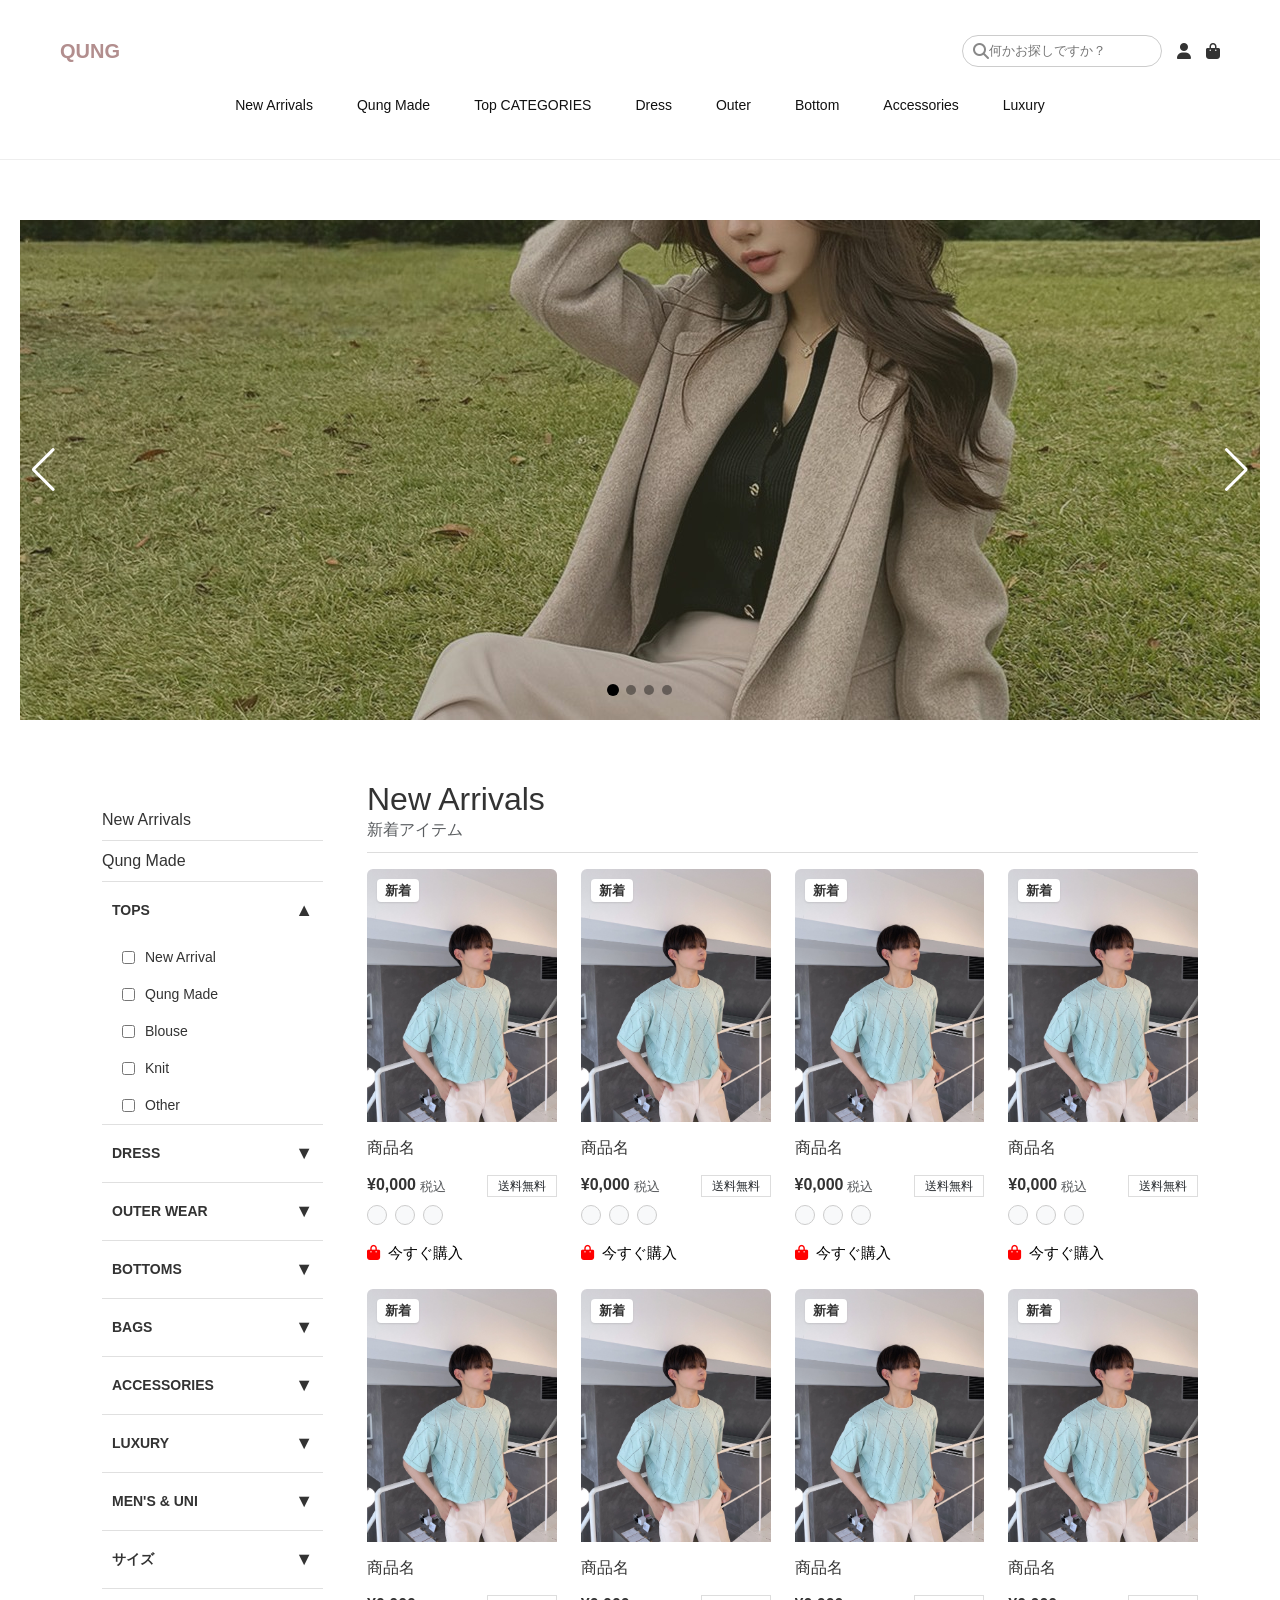
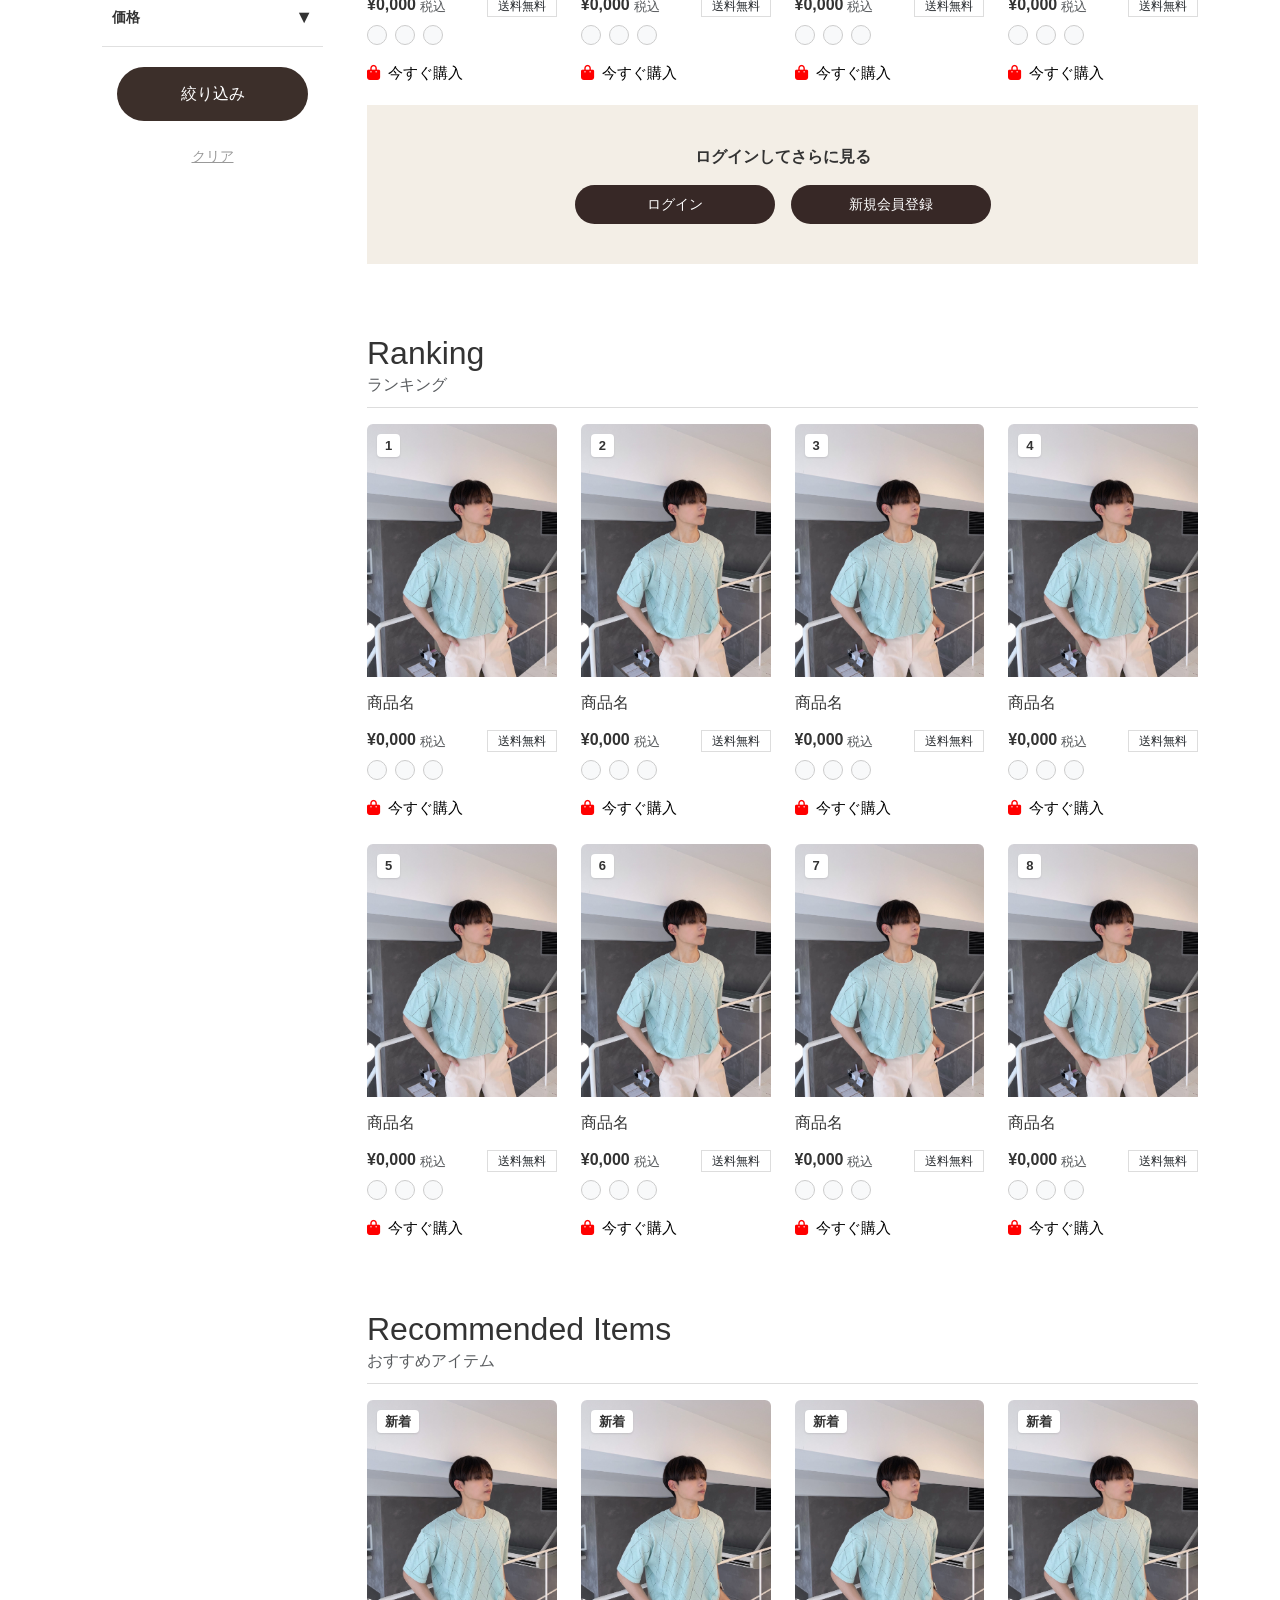
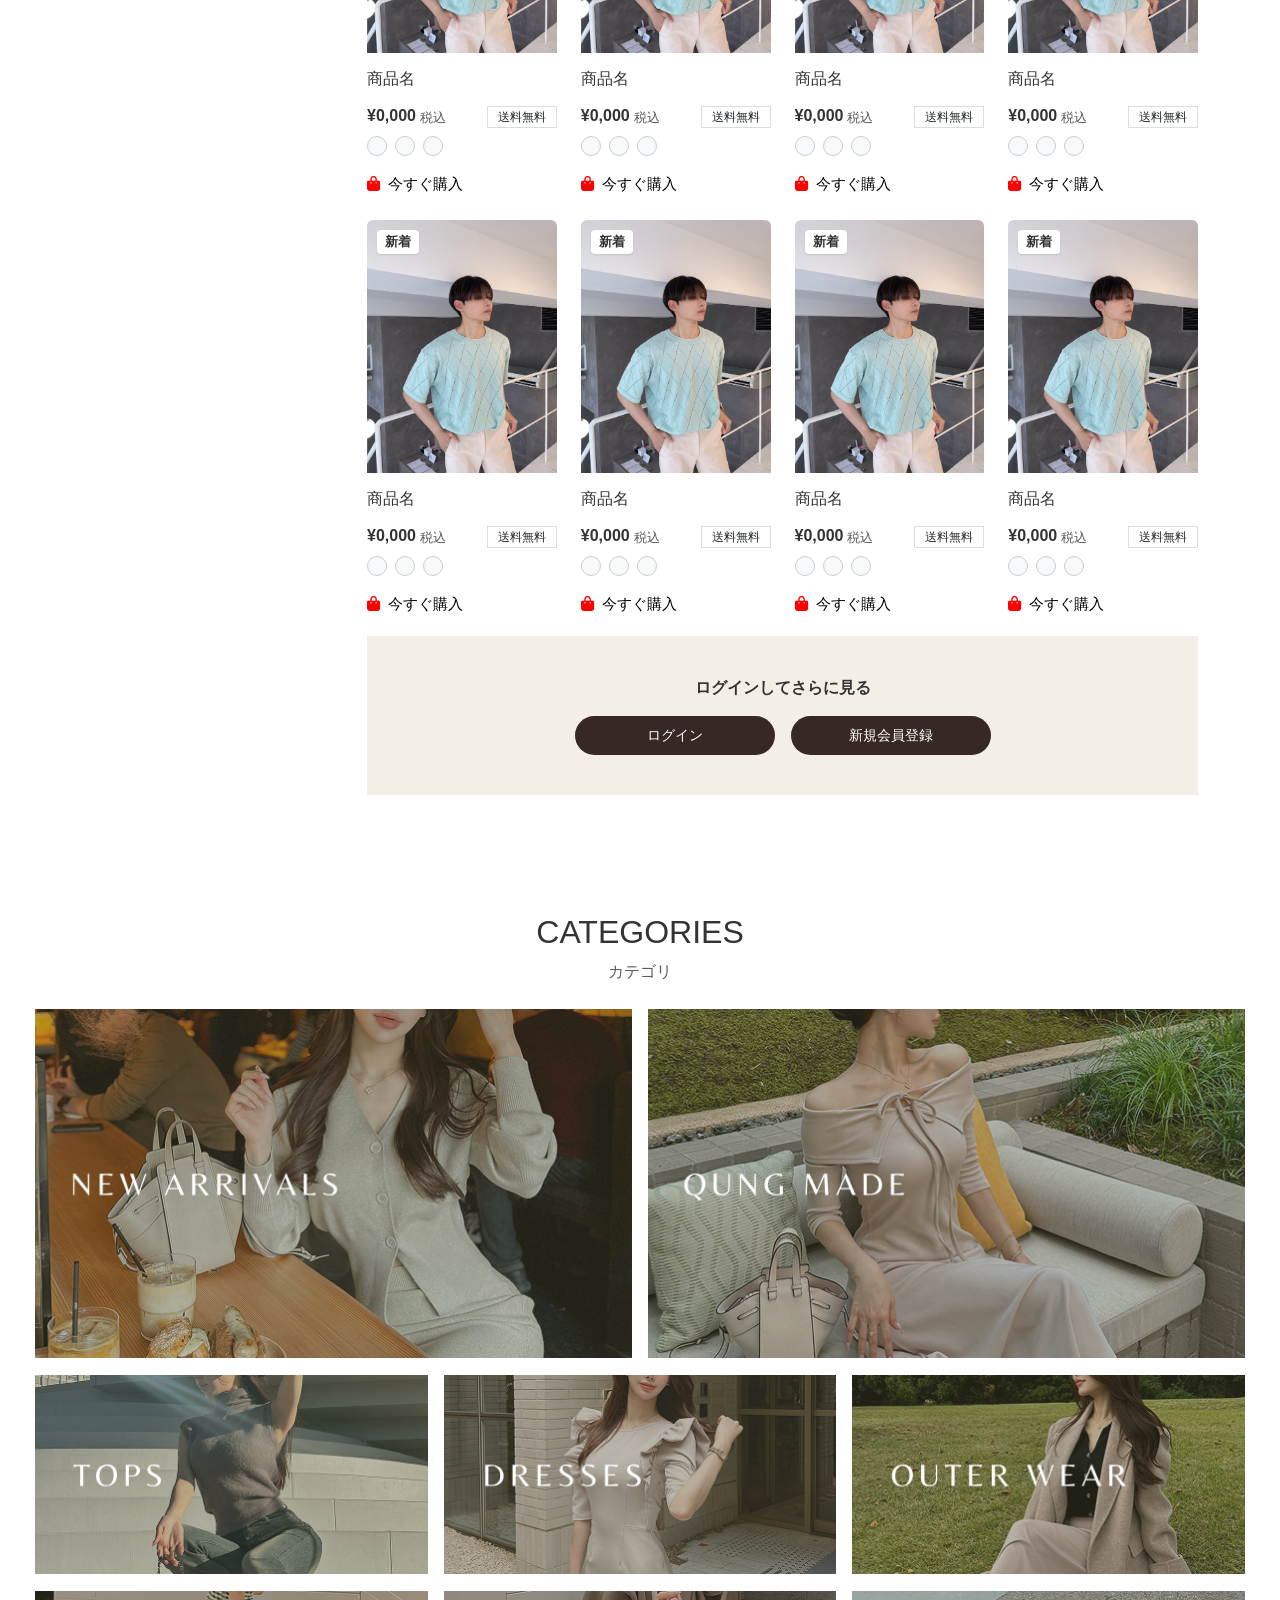
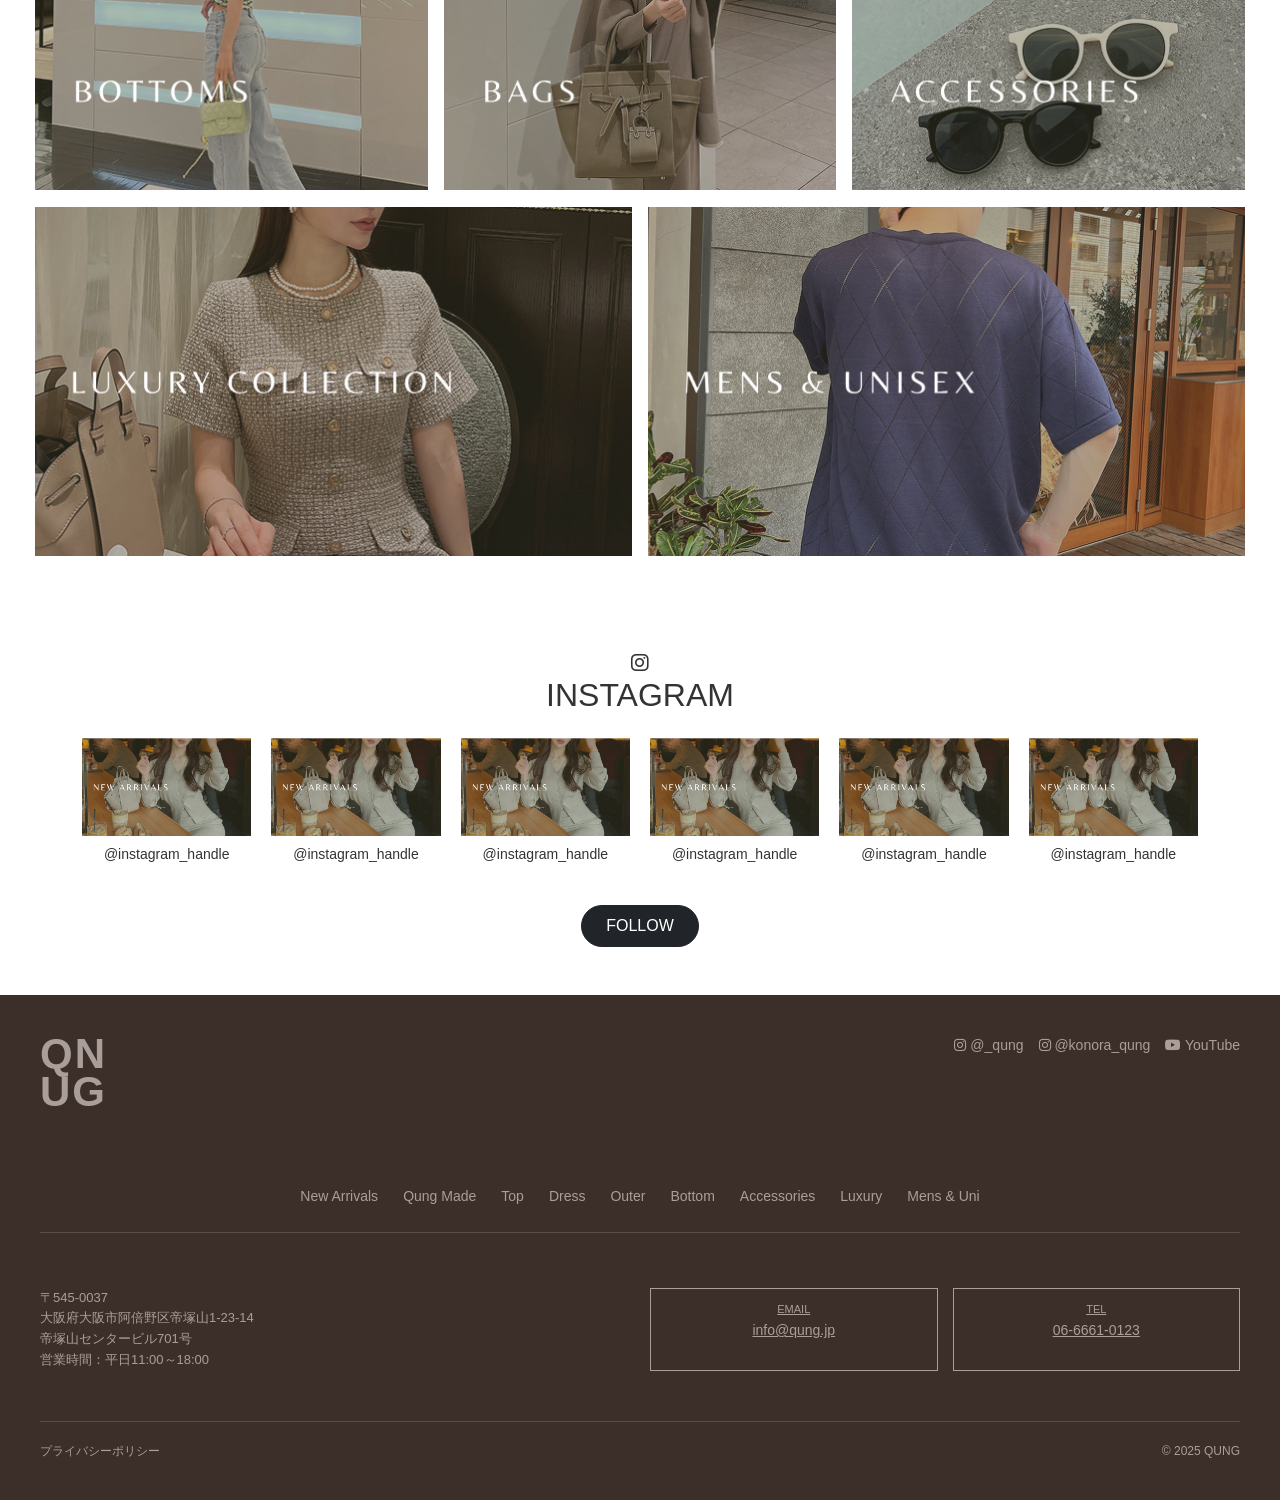
<file: index.html>
<!DOCTYPE html>
<html lang="en">
  <head>
    <meta charset="UTF-8" />
    <title>Homepage</title>
    <meta name="viewport" content="width=device-width, initial-scale=1.0" />
    <link
      rel="stylesheet"
      href="https://cdn.jsdelivr.net/npm/bootstrap@5.3.0/dist/css/bootstrap.min.css"
    />
    <link
      rel="stylesheet"
      href="https://cdnjs.cloudflare.com/ajax/libs/font-awesome/6.4.0/css/all.min.css"
      crossorigin="anonymous"
    />
    <link rel="stylesheet" href="css/style.css" />
    <link
      rel="stylesheet"
      href="https://cdn.jsdelivr.net/npm/swiper@10/swiper-bundle.min.css"
    />
    <link rel="stylesheet" href="css/sidebar.css" />
    <link rel="stylesheet" href="css/footer.css" />
  </head>
  <body>
    <!-- Placeholder for header -->
    <div id="site-header"></div>
    <!-- Hero section -->
    <div class="custom-slider-wrapper">
      <div class="swiper customSwiper mySwiper">
        <div class="swiper-wrapper">
          <div class="swiper-slide">
            <img
              src="WhatsApp Image 2025-04-22 at 01.55.35_46c8e81f.jpg"
              alt="Slide 1"
            />
          </div>
          <div class="swiper-slide">
            <img
              src="WhatsApp Image 2025-04-22 at 01.55.35_46c8e81f.jpg"
              alt="Slide 2"
            />
          </div>
          <div class="swiper-slide">
            <img
              src="WhatsApp Image 2025-04-22 at 01.55.35_46c8e81f.jpg"
              alt="Slide 3"
            />
          </div>
          <div class="swiper-slide">
            <img
              src="WhatsApp Image 2025-04-22 at 01.55.35_46c8e81f.jpg"
              alt="Slide 4"
            />
          </div>
        </div>
        <div class="custom-slider-next swiper-button-next"></div>
        <div class="custom-slider-prev swiper-button-prev"></div>
      </div>
      <div class="custom-slider-pagination swiper-pagination"></div>
    </div>

    <!-- Product Section -->
    <section>
      <div class="container">
        <div class="row">
          <!-- Sidebar Desktop -->

          <div class="col-lg-3 col-md-3 mb-4 d-lg-block">
            <div id="sidebar-placeholder"></div>

            <!-- <h1>sidebar place holder</h1> -->
          </div>
          <!-- Product Grid -->
          <div class="col-lg-9 col-md-12" id="productGridColumn">
            <div
              class="d-flex justify-content-between align-items-center flex-wrap mb-3 section-header"
            >
              <div>
                <h2 class="mb-0">New Arrivals</h2>
                <p class="text-muted mb-0">新着アイテム</p>
              </div>
              <button
                class="btn btn-outline-dark btn-sm d-lg-none"
                id="toggleSidebarBtn"
              >
                <i class="fas fa-bars me-1"></i> canva
                <!-- カテゴリ -->
              </button>
            </div>

            <div class="row g-4" id="product-list"></div>

            <!-- login cta box -->
            <div class="login-cta-box text-center">
              <p class="fw-bold mb-3">ログインしてさらに見る</p>
              <div class="d-flex justify-content-center gap-3 flex-wrap">
                <a href="#" class="btn login-cta-btn">ログイン</a>
                <a href="#" class="btn login-cta-btn">新規会員登録</a>
              </div>
            </div>
            <!-- end of login cta box -->
            <!-- ranking section products -->
            <div
              class="d-flex justify-content-between align-items-center flex-wrap mb-3 section-header"
            >
              <div>
                <h2 class="mb-0">Ranking</h2>
                <p class="text-muted mb-0">ランキング</p>
              </div>
            </div>
            <!-- end of ranking section products -->
            <!-- ranking-products-card- fethcing from file -->
            <div class="row g-4" id="ranking-products-card-list"></div>
            <!-- end of ranking-products-card- fethcing from file  -->

            <div
              class="d-flex justify-content-between align-items-center flex-wrap mb-3 section-header"
              style="margin-top: 70px"
            >
              <div>
                <h2 class="mb-0">Recommended Items</h2>
                <p class="text-muted mb-0">おすすめアイテム</p>
              </div>
            </div>
            <!-- end of ranking section products -->
            <!-- recomanded-products fethcing from file -->
            <div class="row g-4" id="recomanded-products-list"></div>
            <!-- end of recomanded-products fethcing from file  -->

            <!-- login cta box -->
            <div class="login-cta-box text-center">
              <p class="fw-bold mb-3">ログインしてさらに見る</p>
              <div class="d-flex justify-content-center gap-3 flex-wrap">
                <a href="#" class="btn login-cta-btn">ログイン</a>
                <a href="#" class="btn login-cta-btn">新規会員登録</a>
              </div>
            </div>
            <!-- end of login cta box -->
          </div>
        </div>
      </div>
    </section>

    <!-- Categorise cards section -->
    <section class="category-section text-center py-5">
      <div class="section-heading mb-4">
        <h2 class="fw-light">CATEGORIES</h2>
        <p class="text-muted">カテゴリ</p>
      </div>
      <div class="container-fluid lg-container">
        <div class="row g-3">
          <!-- Top 2 -->
          <div class="col-md-6">
            <div
              class="category-tile"
              style="background-image: url('Tile.png')"
            ></div>
          </div>
          <div class="col-md-6">
            <div
              class="category-tile"
              style="background-image: url('Qung\ made.png')"
            ></div>
          </div>

          <!-- Middle 6 -->
          <div class="col-md-4">
            <div
              class="mid-category"
              style="background-image: url('Tops.png')"
            ></div>
          </div>
          <div class="col-md-4">
            <div
              class="mid-category"
              style="background-image: url('Dresses.png')"
            ></div>
          </div>
          <div class="col-md-4">
            <div
              class="mid-category"
              style="background-image: url('outer\ wear.png')"
            ></div>
          </div>
          <div class="col-md-4">
            <div
              class="mid-category"
              style="background-image: url('bottoms.png')"
            ></div>
          </div>
          <div class="col-md-4">
            <div
              class="mid-category"
              style="background-image: url('bags.png')"
            ></div>
          </div>
          <div class="col-md-4">
            <div
              class="mid-category"
              style="background-image: url('accessories.png')"
            ></div>
          </div>

          <!-- Bottom 2 -->
          <div class="col-md-6">
            <div
              class="category-tile"
              style="background-image: url('luxury.png')"
            ></div>
          </div>
          <div class="col-md-6">
            <div
              class="category-tile"
              style="background-image: url('ments.png')"
            ></div>
          </div>
        </div>
      </div>
    </section>

    <!-- Instagram Carousel Section -->
    <section class="insta-carousel-section py-5">
      <div class="text-center mb-4">
        <i class="fab fa-instagram fa-lg"></i>
        <h2 class="fw-light">INSTAGRAM</h2>
      </div>
      <div class="container-lg">
        <div class="swiper instaSwiper">
          <div class="swiper-wrapper">
            <!-- Repeat Slide -->
            <div class="swiper-slide text-center">
              <img src="Tile.png" class="img-fluid" alt="Instagram Image" />
              <p class="small mt-2">@instagram_handle</p>
            </div>
            <div class="swiper-slide text-center">
              <img src="Tile.png" class="img-fluid" alt="Instagram Image" />
              <p class="small mt-2">@instagram_handle</p>
            </div>
            <div class="swiper-slide text-center">
              <img src="Tile.png" class="img-fluid" alt="Instagram Image" />
              <p class="small mt-2">@instagram_handle</p>
            </div>
            <div class="swiper-slide text-center">
              <img src="Tile.png" class="img-fluid" alt="Instagram Image" />
              <p class="small mt-2">@instagram_handle</p>
            </div>
            <div class="swiper-slide text-center">
              <img src="Tile.png" class="img-fluid" alt="Instagram Image" />
              <p class="small mt-2">@instagram_handle</p>
            </div>
            <div class="swiper-slide text-center">
              <img src="Tile.png" class="img-fluid" alt="Instagram Image" />
              <p class="small mt-2">@instagram_handle</p>
            </div>
            <div class="swiper-slide text-center">
              <img src="Tile.png" class="img-fluid" alt="Instagram Image" />
              <p class="small mt-2">@instagram_handle</p>
            </div>
            <div class="swiper-slide text-center">
              <img src="Tile.png" class="img-fluid" alt="Instagram Image" />
              <p class="small mt-2">@instagram_handle</p>
            </div>
            <div class="swiper-slide text-center">
              <img src="Tile.png" class="img-fluid" alt="Instagram Image" />
              <p class="small mt-2">@instagram_handle</p>
            </div>
            <div class="swiper-slide text-center">
              <img src="Tile.png" class="img-fluid" alt="Instagram Image" />
              <p class="small mt-2">@instagram_handle</p>
            </div>
            <div class="swiper-slide text-center">
              <img src="Tile.png" class="img-fluid" alt="Instagram Image" />
              <p class="small mt-2">@instagram_handle</p>
            </div>
            <div class="swiper-slide text-center">
              <img src="Tile.png" class="img-fluid" alt="Instagram Image" />
              <p class="small mt-2">@instagram_handle</p>
            </div>
            <div class="swiper-slide text-center">
              <img src="Tile.png" class="img-fluid" alt="Instagram Image" />
              <p class="small mt-2">@instagram_handle</p>
            </div>
            <div class="swiper-slide text-center">
              <img src="Tile.png" class="img-fluid" alt="Instagram Image" />
              <p class="small mt-2">@instagram_handle</p>
            </div>
          </div>
        </div>
        <div class="text-center mt-4">
          <button class="btn btn-dark rounded-pill px-4 py-2">FOLLOW</button>
        </div>
      </div>
    </section>
    <!-- End of Instagram Carousel Section -->
    <div id="site-footer"></div>
    <!-- Scripts -->
    <script src="https://cdn.jsdelivr.net/npm/bootstrap@5.3.5/dist/js/bootstrap.bundle.min.js"></script>
    <script src="https://cdn.jsdelivr.net/npm/swiper@10/swiper-bundle.min.js"></script>
    <script src="js/index.js"></script>
    <script src="js/sidebar.js"></script>
  </body>
</html>
</file>
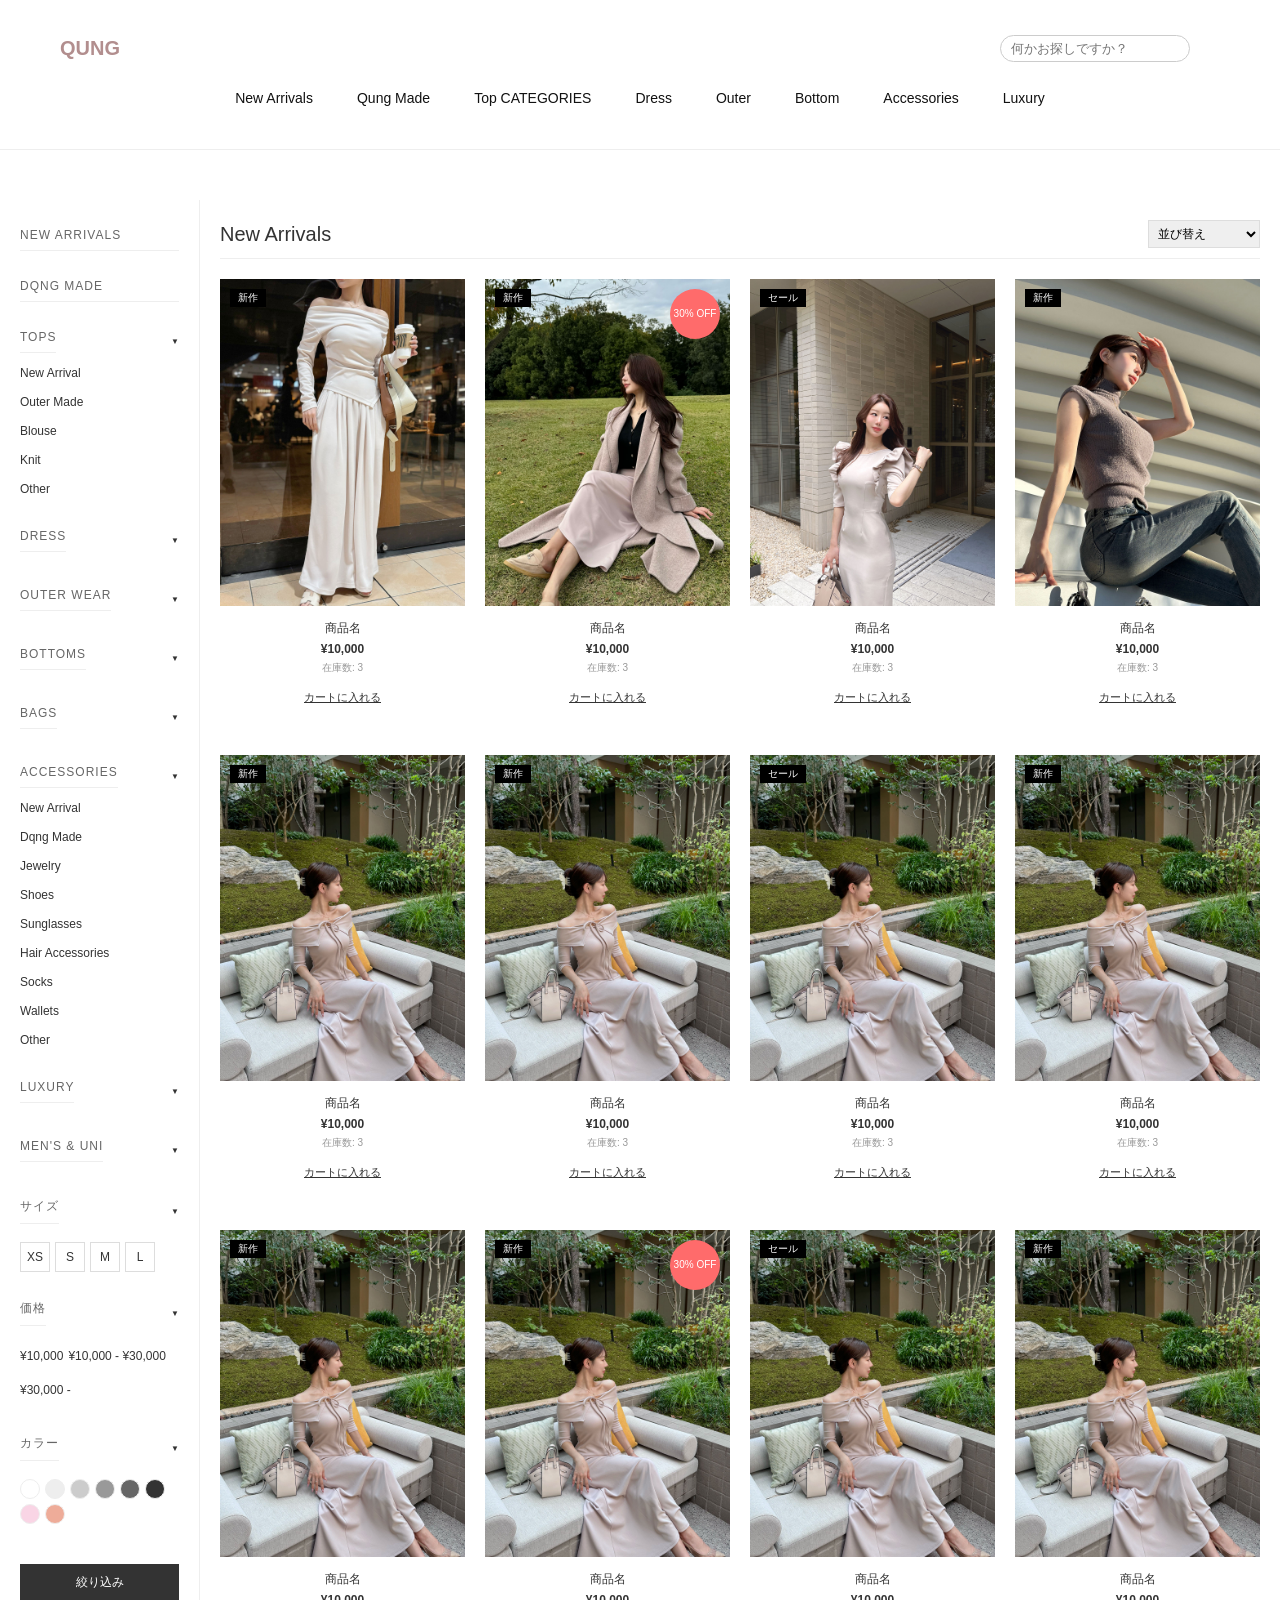
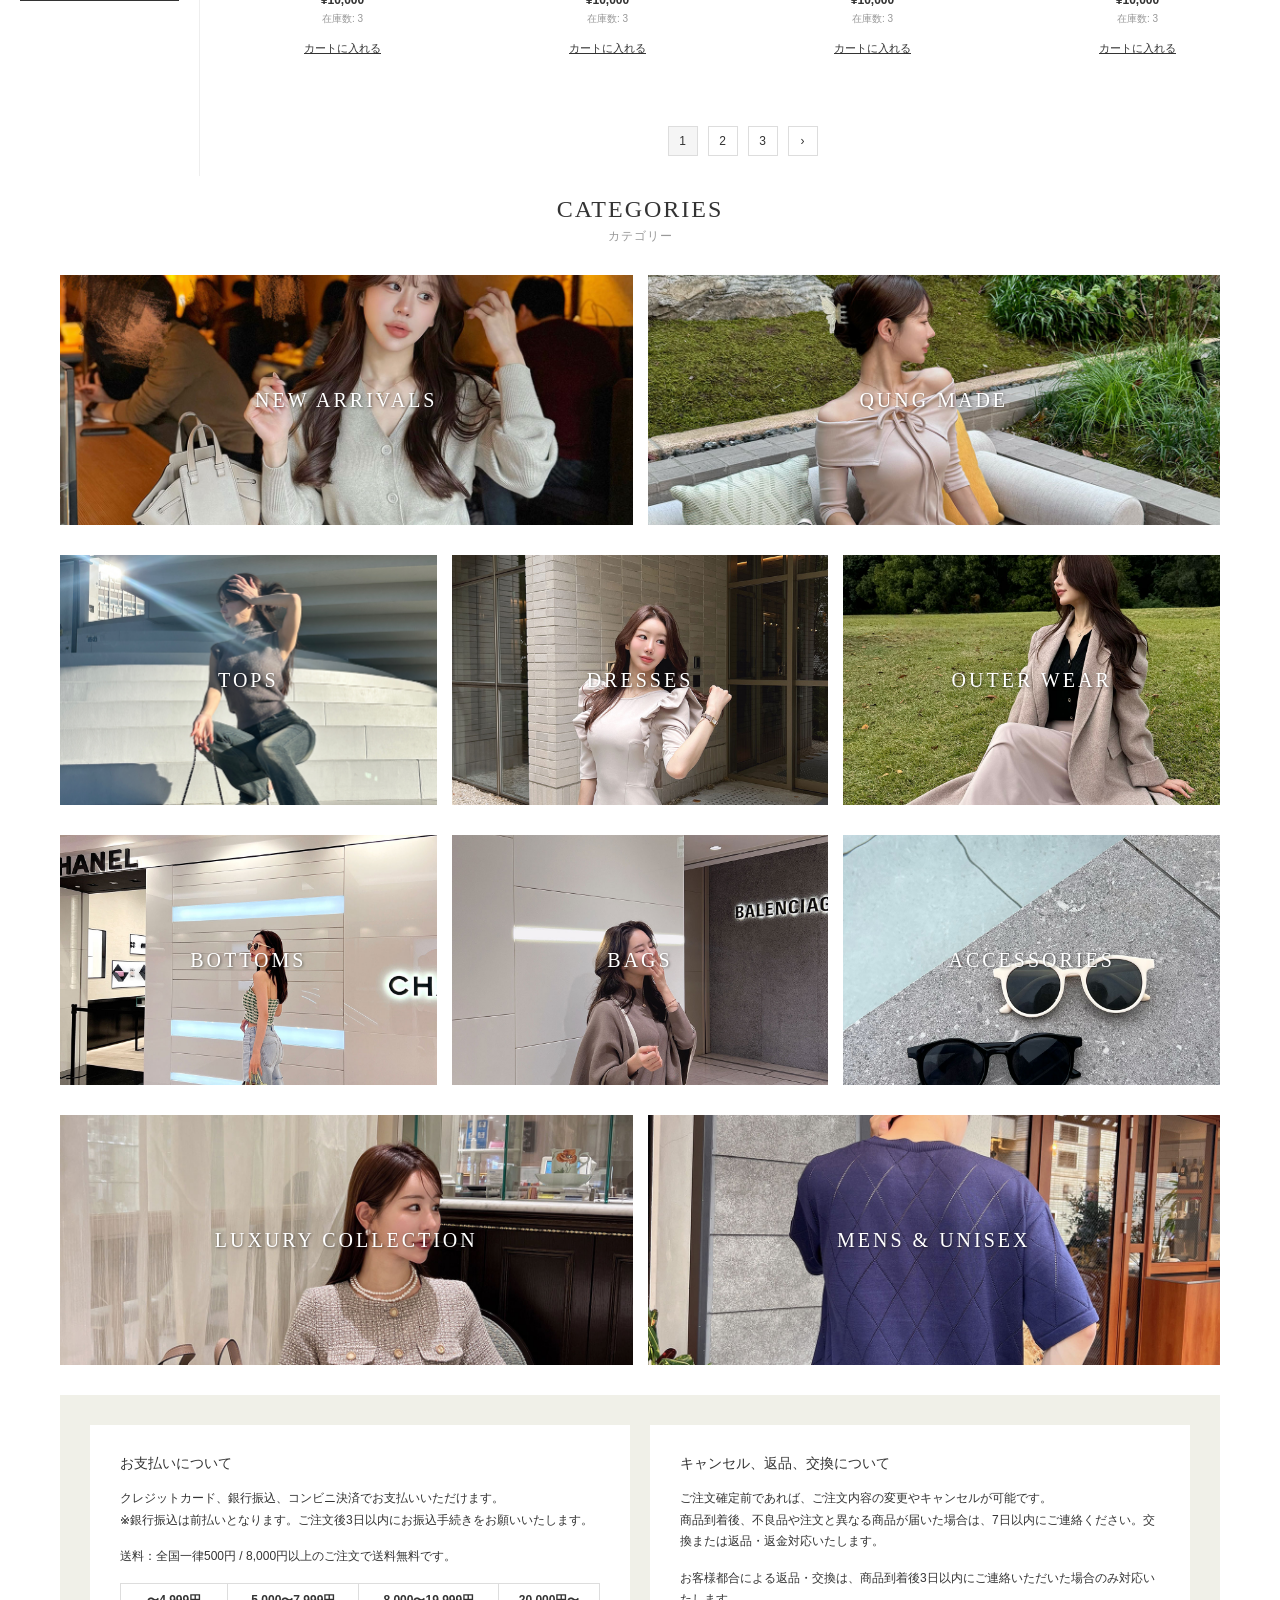
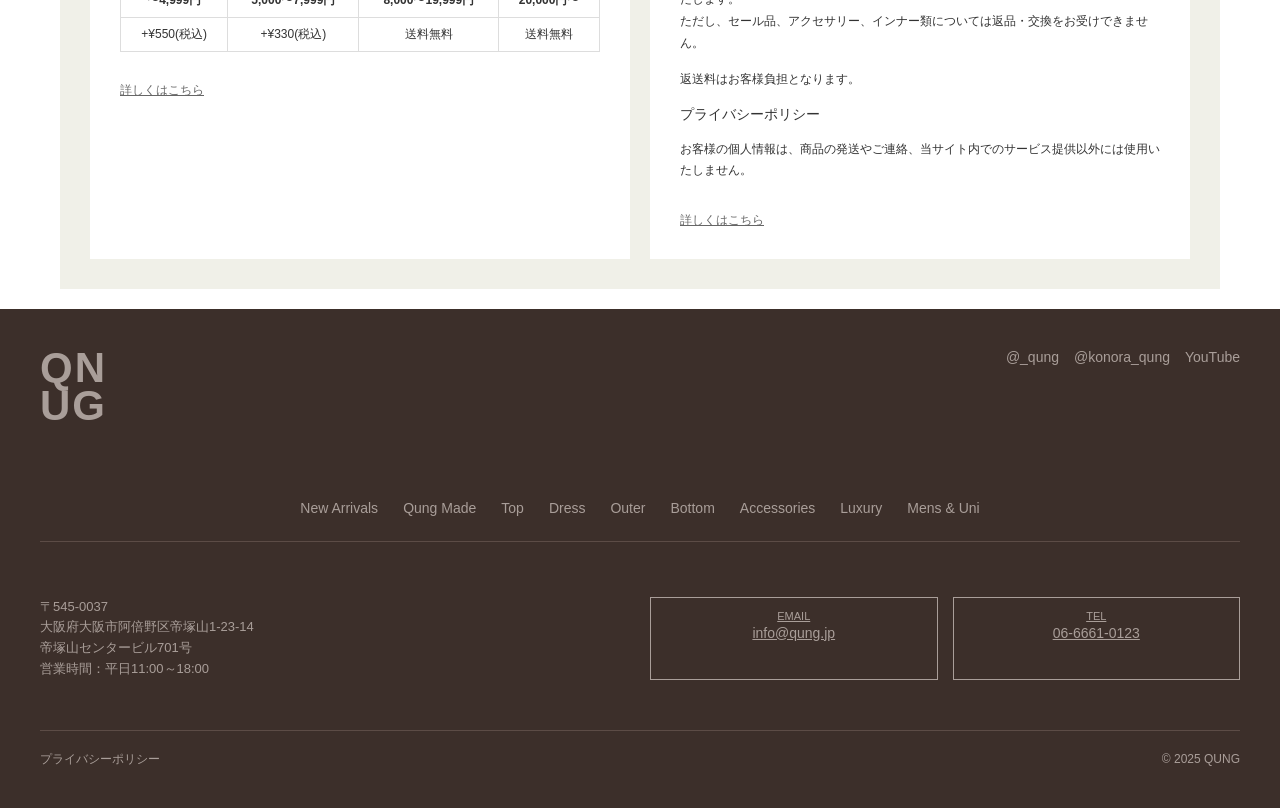
<file: New-Arrivals.html>
<!DOCTYPE html>
<html lang="en">
  <head>
    <meta charset="UTF-8" />
    <meta name="viewport" content="width=device-width, initial-scale=1.0" />
    <title>New Arrivals</title>

    <link rel="stylesheet" href="css/style.css" />
<link rel="stylesheet" href="css/New-Arrivals.css">
    <link rel="stylesheet" href="css/sidebar.css" />
    <link rel="stylesheet" href="css/footer.css" />
    <style>
      
    </style>
  </head>
  <body>
    <div id="site-header"></div>

    <!-- Products Section -->
    <div class="products-section">
      <!-- Left Sidebar -->
      <div class="sidebar">
        <div class="category">
          <div class="category-title">NEW ARRIVALS</div>
        </div>

        <div class="category">
          <div class="category-title">DQNG MADE</div>
        </div>

        <div class="category">
          <div class="category-header">
            <div class="category-title">TOPS</div>
          </div>
          <div class="subcategory">New Arrival</div>
          <div class="subcategory">Outer Made</div>
          <div class="subcategory">Blouse</div>
          <div class="subcategory">Knit</div>
          <div class="subcategory">Other</div>
        </div>

        <div class="category">
          <div class="category-header">
            <div class="category-title">DRESS</div>
          </div>
        </div>

        <div class="category">
          <div class="category-header">
            <div class="category-title">OUTER WEAR</div>
          </div>
        </div>

        <div class="category">
          <div class="category-header">
            <div class="category-title">BOTTOMS</div>
          </div>
        </div>

        <div class="category">
          <div class="category-header">
            <div class="category-title">BAGS</div>
          </div>
        </div>

        <div class="category">
          <div class="category-header">
            <div class="category-title">ACCESSORIES</div>
          </div>
          <div class="subcategory">New Arrival</div>
          <div class="subcategory">Dqng Made</div>
          <div class="subcategory">Jewelry</div>
          <div class="subcategory">Shoes</div>
          <div class="subcategory">Sunglasses</div>
          <div class="subcategory">Hair Accessories</div>
          <div class="subcategory">Socks</div>
          <div class="subcategory">Wallets</div>
          <div class="subcategory">Other</div>
        </div>

        <div class="category">
          <div class="category-header">
            <div class="category-title">LUXURY</div>
          </div>
        </div>

        <div class="category">
          <div class="category-header">
            <div class="category-title">MEN'S & UNI</div>
          </div>
        </div>

        <div class="category">
          <div class="category-header">
            <div class="category-title">サイズ</div>
          </div>
          <div class="size-options">
            <div class="size-box">XS</div>
            <div class="size-box">S</div>
            <div class="size-box">M</div>
            <div class="size-box">L</div>
          </div>
        </div>

        <div class="category">
          <div class="category-header">
            <div class="category-title">価格</div>
          </div>
          <div class="price-options">
            <div class="subcategory">¥10,000</div>
            <div class="subcategory">¥10,000 - ¥30,000</div>
            <div class="subcategory">¥30,000 -</div>
          </div>
        </div>

        <div class="category">
          <div class="category-header">
            <div class="category-title">カラー</div>
          </div>
          <div class="color-options">
            <div class="color-circle" style="background-color: #fff"></div>
            <div class="color-circle" style="background-color: #eee"></div>
            <div class="color-circle" style="background-color: #ccc"></div>
            <div class="color-circle" style="background-color: #999"></div>
            <div class="color-circle" style="background-color: #666"></div>
            <div class="color-circle" style="background-color: #333"></div>
            <div class="color-circle" style="background-color: #f9d5e5"></div>
            <div class="color-circle" style="background-color: #eeac99"></div>
          </div>
        </div>

        <button class="search-button">絞り込み</button>
      </div>

      <!-- Main Content -->
      <div class="main-content">
        <div class="header">
          <h1 class="title">New Arrivals</h1>
          <select class="sort-dropdown">
            <option>並び替え</option>
            <option>新着順</option>
            <option>おすすめ</option>
            <option>低価格(安い順)</option>
            <option>高価格(高い順)</option>
            <option>売れ筋順</option>
            <option>割引率(高い順)</option>
          </select>
        </div>

        <div class="products-grid">
          <!-- Product 1 -->
          <div class="product-card">
            <div class="product-image">
              <img src="newp1.jpg" alt="Fashion product" />
              <div class="tag">新作</div>
            </div>
            <div class="product-info">
              <h3 class="product-title">商品名</h3>
              <div class="product-price">¥10,000</div>
              <div class="product-status">在庫数: 3</div>
              <button class="add-to-cart">カートに入れる</button>
            </div>
          </div>

          <!-- Product 2 -->
          <div class="product-card">
            <div class="product-image">
              <img
                src="4d690265fda1c82289eeb3aa7a1eb5c9ae53136c.jpg"
                alt="Fashion product"
              />
              <div class="tag">新作</div>
              <div class="sale-circle">30% OFF</div>
            </div>
            <div class="product-info">
              <h3 class="product-title">商品名</h3>
              <div class="product-price">¥10,000</div>
              <div class="product-status">在庫数: 3</div>
              <button class="add-to-cart">カートに入れる</button>
            </div>
          </div>

          <!-- Product 3 -->
          <div class="product-card">
            <div class="product-image">
              <img
                src="9103c0feef0258bb6fc82ee52c342f1bdd864221.jpg"
                alt="Fashion product"
              />
              <div class="tag">セール</div>
            </div>
            <div class="product-info">
              <h3 class="product-title">商品名</h3>
              <div class="product-price">¥10,000</div>
              <div class="product-status">在庫数: 3</div>
              <button class="add-to-cart">カートに入れる</button>
            </div>
          </div>

          <!-- Product 4 -->
          <div class="product-card">
            <div class="product-image">
              <img
                src="5a7972a91dd7b9ae337d6b5f565ec3e1d8d7c416.jpg"
                alt="Fashion product"
              />
              <div class="tag">新作</div>
            </div>
            <div class="product-info">
              <h3 class="product-title">商品名</h3>
              <div class="product-price">¥10,000</div>
              <div class="product-status">在庫数: 3</div>
              <button class="add-to-cart">カートに入れる</button>
            </div>
          </div>

          <!-- Product 5 -->
          <div class="product-card">
            <div class="product-image">
              <img
                src="e820c587bdb36ad28e0a0d2828b4e10e672bfbad.jpg"
                alt="Fashion product"
              />
              <div class="tag">新作</div>
            </div>
            <div class="product-info">
              <h3 class="product-title">商品名</h3>
              <div class="product-price">¥10,000</div>
              <div class="product-status">在庫数: 3</div>
              <button class="add-to-cart">カートに入れる</button>
            </div>
          </div>

          <!-- Product 6 -->
          <div class="product-card">
            <div class="product-image">
              <img
                src="e820c587bdb36ad28e0a0d2828b4e10e672bfbad.jpg"
                alt="Fashion product"
              />
              <div class="tag">新作</div>
            </div>
            <div class="product-info">
              <h3 class="product-title">商品名</h3>
              <div class="product-price">¥10,000</div>
              <div class="product-status">在庫数: 3</div>
              <button class="add-to-cart">カートに入れる</button>
            </div>
          </div>

          <!-- Product 7 -->
          <div class="product-card">
            <div class="product-image">
              <img
                src="e820c587bdb36ad28e0a0d2828b4e10e672bfbad.jpg"
                alt="Fashion product"
              />
              <div class="tag">セール</div>
            </div>
            <div class="product-info">
              <h3 class="product-title">商品名</h3>
              <div class="product-price">¥10,000</div>
              <div class="product-status">在庫数: 3</div>
              <button class="add-to-cart">カートに入れる</button>
            </div>
          </div>

          <!-- Product 8 -->
          <div class="product-card">
            <div class="product-image">
              <img
                src="e820c587bdb36ad28e0a0d2828b4e10e672bfbad.jpg"
                alt="Fashion product"
              />
              <div class="tag">新作</div>
            </div>
            <div class="product-info">
              <h3 class="product-title">商品名</h3>
              <div class="product-price">¥10,000</div>
              <div class="product-status">在庫数: 3</div>
              <button class="add-to-cart">カートに入れる</button>
            </div>
          </div>

          <!-- Second row products (repeat first row for demo) -->
          <!-- Product 9 -->
          <div class="product-card">
            <div class="product-image">
              <img
                src="e820c587bdb36ad28e0a0d2828b4e10e672bfbad.jpg"
                alt="Fashion product"
              />
              <div class="tag">新作</div>
            </div>
            <div class="product-info">
              <h3 class="product-title">商品名</h3>
              <div class="product-price">¥10,000</div>
              <div class="product-status">在庫数: 3</div>
              <button class="add-to-cart">カートに入れる</button>
            </div>
          </div>

          <!-- Product 10 -->
          <div class="product-card">
            <div class="product-image">
              <img
                src="e820c587bdb36ad28e0a0d2828b4e10e672bfbad.jpg"
                alt="Fashion product"
              />
              <div class="tag">新作</div>
              <div class="sale-circle">30% OFF</div>
            </div>
            <div class="product-info">
              <h3 class="product-title">商品名</h3>
              <div class="product-price">¥10,000</div>
              <div class="product-status">在庫数: 3</div>
              <button class="add-to-cart">カートに入れる</button>
            </div>
          </div>

          <!-- Product 11 -->
          <div class="product-card">
            <div class="product-image">
              <img
                src="e820c587bdb36ad28e0a0d2828b4e10e672bfbad.jpg"
                alt="Fashion product"
              />
              <div class="tag">セール</div>
            </div>
            <div class="product-info">
              <h3 class="product-title">商品名</h3>
              <div class="product-price">¥10,000</div>
              <div class="product-status">在庫数: 3</div>
              <button class="add-to-cart">カートに入れる</button>
            </div>
          </div>

          <!-- Product 12 -->
          <div class="product-card">
            <div class="product-image">
              <img
                src="e820c587bdb36ad28e0a0d2828b4e10e672bfbad.jpg"
                alt="Fashion product"
              />
              <div class="tag">新作</div>
            </div>
            <div class="product-info">
              <h3 class="product-title">商品名</h3>
              <div class="product-price">¥10,000</div>
              <div class="product-status">在庫数: 3</div>
              <button class="add-to-cart">カートに入れる</button>
            </div>
          </div>
        </div>

        <!-- Pagination -->
        <div class="pagination">
          <div class="page-number active">1</div>
          <div class="page-number">2</div>
          <div class="page-number">3</div>
          <div class="next-page">›</div>
        </div>
      </div>
    </div>

    <!-- Categories Section -->
    <div class="container">
      <!-- Categories Header -->
      <div class="categories-header">
        <h1 class="categories-title">CATEGORIES</h1>
        <div class="categories-subtitle">カテゴリー</div>
      </div>

      <!-- Categories Grid - Row 1 -->
      <div class="categories-grid">
        <!-- New Arrivals -->
        <div class="category-item">
          <img
            src="5885b2ba01f58133df1f2896c048804c98ce63a4.jpg"
            alt="New Arrivals"
          />
          <div class="category-label">NEW ARRIVALS</div>
        </div>

        <!-- Qung Made -->
        <div class="category-item">
          <img
            src="e820c587bdb36ad28e0a0d2828b4e10e672bfbad (1).jpg"
            alt="Qung Made"
          />
          <div class="category-label">QUNG MADE</div>
        </div>
      </div>

      <!-- Categories Grid - Row 2 -->
      <div class="categories-grid row-2">
        <!-- Tops -->
        <div class="category-item">
          <img src="1a89beb376599f3f83692e1197912b23ac9c4b84.jpg" alt="Tops" />
          <div class="category-label">TOPS</div>
        </div>

        <!-- Dresses -->
        <div class="category-item">
          <img
            src="9103c0feef0258bb6fc82ee52c342f1bdd864221 (3).jpg"
            alt="Dresses"
          />
          <div class="category-label">DRESSES</div>
        </div>

        <!-- Outer Wear -->
        <div class="category-item">
          <img
            src="4d690265fda1c82289eeb3aa7a1eb5c9ae53136c (1).jpg"
            alt="Outer Wear"
          />
          <div class="category-label">OUTER WEAR</div>
        </div>
      </div>

      <!-- Categories Grid - Row 3 -->
      <div class="categories-grid row-2">
        <!-- Bottoms -->
        <div class="category-item">
          <img
            src="4bafaa244b890921a69c7337005c011498ba6808 (1).jpg"
            alt="Bottoms"
          />
          <div class="category-label">BOTTOMS</div>
        </div>

        <!-- Bags -->
        <div class="category-item">
          <img src="ed6ea5e9a460b45aedf42dc6e616c5f8e9622e7d.jpg" alt="Bags" />
          <div class="category-label">BAGS</div>
        </div>

        <!-- Accessories -->
        <div class="category-item">
          <img
            src="4c7d7dd649df3a3e210e812cb49407179325f483.jpg"
            alt="Accessories"
          />
          <div class="category-label">ACCESSORIES</div>
        </div>
      </div>

      <!-- Categories Grid - Row 4 -->
      <div class="categories-grid">
        <!-- Luxury Collection -->
        <div class="category-item">
          <img
            src="69fb6cc38c44bbbca846d6472825ca42c41c1407.jpg"
            alt="Luxury Collection"
          />
          <div class="category-label">LUXURY COLLECTION</div>
        </div>

        <!-- Mens & Unisex -->
        <div class="category-item">
          <img
            src="e5986133b2b3f3f2792eaac9f198751d924b41c4.jpg"
            alt="Mens & Unisex"
          />
          <div class="category-label">MENS & UNISEX</div>
        </div>
      </div>

      <!-- Info Section -->
      <div class="info-section">
        <!-- Left Info Box -->
        <div class="info-box">
          <h3 class="info-title">お支払いについて</h3>
          <p class="info-content">
            クレジットカード、銀行振込、コンビニ決済でお支払いいただけます。<br />
            ※銀行振込は前払いとなります。ご注文後3日以内にお振込手続きをお願いいたします。
          </p>
          <p class="info-content">
            送料：全国一律500円 / 8,000円以上のご注文で送料無料です。
          </p>

          <table class="sizing-table">
            <tr>
              <th>〜4,999円</th>
              <th>5,000〜7,999円</th>
              <th>8,000〜19,999円</th>
              <th>20,000円〜</th>
            </tr>
            <tr>
              <td>+¥550(税込)</td>
              <td>+¥330(税込)</td>
              <td>送料無料</td>
              <td>送料無料</td>
            </tr>
          </table>

          <a class="more-link">詳しくはこちら</a>
        </div>

        <!-- Right Info Box -->
        <div class="info-box">
          <h3 class="info-title">キャンセル、返品、交換について</h3>
          <p class="info-content">
            ご注文確定前であれば、ご注文内容の変更やキャンセルが可能です。<br />
            商品到着後、不良品や注文と異なる商品が届いた場合は、7日以内にご連絡ください。交換または返品・返金対応いたします。
          </p>
          <p class="info-content">
            お客様都合による返品・交換は、商品到着後3日以内にご連絡いただいた場合のみ対応いたします。<br />
            ただし、セール品、アクセサリー、インナー類については返品・交換をお受けできません。
          </p>
          <p class="info-content">返送料はお客様負担となります。</p>

          <h3 class="info-title">プライバシーポリシー</h3>
          <p class="info-content">
            お客様の個人情報は、商品の発送やご連絡、当サイト内でのサービス提供以外には使用いたしません。
          </p>

          <a class="more-link">詳しくはこちら</a>
        </div>
      </div>
    </div>
    <div id="site-footer"></div>
    <script src="js/index.js"></script>
    <script src="New-Arrivals.js"></script>
   </body>
</html>
</file>
<file: css/style.css>
/* General Reset */
* {
    box-sizing: border-box;
    margin: 0;
    padding: 0;
  }
  body {
    font-family: "Segoe UI", sans-serif;
    background: #fff;
    color: #333;
  }
  
  /* Header */
  header {
    max-width: 1440px;
    margin: 0 auto;
    border-bottom: 1px solid #eee;
    padding: 25px 40px;
  }
  .top-header {
    display: flex;
    justify-content: space-between;
    align-items: center;
    padding: 10px 20px;
  }
  .logo {
    font-size: 20px;
    font-weight: bold;
    color: #b28e8e;
  }
  .right-icons {
    display: flex;
    align-items: center;
    gap: 15px;
  }
  .search-bar {
    display: flex;
    align-items: center;
    border: 1px solid #ccc;
    border-radius: 20px;
    padding: 5px 10px;
    max-width: 200px;
    width: 100%;
  }
  .search-bar input {
    border: none;
    outline: none;
    flex: 1;
    font-size: 13px;
  }
  .search-bar i {
    color: #888;
  }
  .main-nav {
    display: flex;
    justify-content: center;
    flex-wrap: wrap;
    gap: 20px;
    padding: 10px 20px;
  }
  .main-nav a {
    text-decoration: none;
    color: #111;
    font-size: 14px;
    padding: 8px 12px;
    border-radius: 6px;
    transition: background 0.2s;
  }
  .main-nav a:hover {
    background-color: #f5f5f5;
  }
  .mobile-menu-toggle {
    display: none;
    font-size: 22px;
    cursor: pointer;
  }
  @media (max-width: 889px) {
    header {
      padding: 10px 20px;
    }
    .search-bar {
      display: none;
    }
    .main-nav {
      flex-direction: column;
      display: none;
    }
    .main-nav.show {
      display: flex;
    }
    .mobile-menu-toggle {
      display: block;
    }
    .top-header {
      flex-direction: row;
    }
  }
  
  /* Slider */
  .custom-slider-wrapper {
    max-width: 1240px;
    margin: 60px auto;
    position: relative;
  }
  .customSwiper {
    width: 100%;
    height: auto;
    overflow: hidden;
    margin-bottom: 40px;
  }
  .customSwiper .swiper-slide img {
    width: 100%;
    display: block;
    object-fit: cover;
  }
  .custom-slider-next,
  .custom-slider-prev {
    color: #fff !important;
    font-size: 20px;
    width: 40px;
    height: 40px;
  }
  .custom-slider-pagination {
    text-align: center;
    margin-top: -30px;
    margin-bottom: 10px;
    position: relative;
  }
  .custom-slider-pagination .swiper-pagination-bullet {
    background-color: #000;
    opacity: 0.4;
    width: 10px;
    height: 10px;
    margin: 0 5px;
    border-radius: 50%;
    transition: 0.3s ease;
  }
  .custom-slider-pagination .swiper-pagination-bullet-active {
    opacity: 1;
    transform: scale(1.2);
  }
  @media (max-width: 1250px) {
    .custom-slider-wrapper {
      margin: 20px auto;
    }
  }
  
  /* Product Card */
  .section-header {
    border-bottom: 1px solid #DDDDDD;
    padding-bottom: 10px;
  }
  .custom-product-card {
    background-color: #fff;
    border-radius: 6px;
    overflow: hidden;
    display: flex;
    flex-direction: column;
    height: 100%;
  }
  .product-image-wrapper {
    position: relative;
  }
  .product-label {
    position: absolute;
    top: 10px;
    left: 10px;
    background-color: #fff;
    padding: 2px 8px;
    font-size: 13px;
    border-radius: 4px;
    font-weight: bold;
    box-shadow: 0 1px 2px rgba(0, 0, 0, 0.1);
  }
  .product-name {
    font-size: 16px;
    font-weight: 400;
  }
  .product-price {
    font-weight: bold;
    font-size: 16px;
    white-space: nowrap;
  }
  .product-tax {
    font-size: 13px;
    white-space: nowrap;
    transform: translateY(1px);
  }
  .shipping-btn {
    border-color: #ddd;
    font-size: 12px;
    padding: 3px 10px;
    line-height: 1.2;
    border-radius: 0;
    white-space: nowrap;
  }
  .color-dot {
    width: 20px;
    height: 20px;
    border-radius: 50%;
    border: 1px solid #ccc;
    display: inline-block;
  }
  .buy-now-btn {
    border: 0;
    background: transparent;
    padding: 0;
    font-size: 15px;
    display: inline-block;
    text-align: left;
  }
  @media (max-width: 576px) {
    .product-name {
      font-size: 15px;
    }
    .product-price {
      font-size: 14px;
    }
    .product-tax {
      font-size: 12px;
    }
    .shipping-btn {
      font-size: 11px;
      padding: 2px 8px;
    }
    .color-dot {
      width: 16px;
      height: 16px;
    }
    .buy-now-btn {
      font-size: 13px;
    }
  }
  
  /* login cta box  */
  .login-cta-box {
    background-color: #F3EEE6;
    margin-top: 20px;
    margin-bottom: 70px;
    padding: 40px 20px;
  }
  
  .login-cta-btn {
    background-color: #372826;
    color: #fff;
    border-radius: 999px;
    padding: 8px 24px;
    font-size: 14px;
    font-weight: 500;
    text-decoration: none;
    transition: background-color 0.3s ease;
    width: 200px;
  }
  
  .login-cta-btn:hover {
    background-color: #1a1110;
    color: #fff;
  }
  @media (max-width: 767px) {
    .login-cta-btn {
        padding: 20px;
    }
    .login-cta-btn {
    padding: 8px 16px;
    font-size: 12px;
    width: 150px;
    }
}
  /* end of login cta box */


  /* categories cards section */
  .lg-container {
    max-width: 1240px;
    margin: 0 auto;
    padding-left: 15px;
    padding-right: 15px;
  }
  
  .mid-category{
    height: 200px;
    background-size:cover;
    background-repeat: no-repeat;
    background-position: center;
    border-radius: 0;
    position: relative;
    display: flex;
    align-items: center;
    justify-content: center;
    transition: 0.3s;
    overflow: hidden;
  }
  .category-tile {
    height: 350px;
    background-size:cover;
    background-repeat: no-repeat;
    background-position: center;
    border-radius: 0;
    position: relative;
    display: flex;
    align-items: center;
    justify-content: center;
    transition: 0.3s;
    overflow: hidden;
  }
 

  /* end of categories cards section */
</file>
<file: css/sidebar.css>
/* Canvas style for small screen */

  #sidebarWrapper {
    position: fixed;
    top: 0;
    left: -100%;
    width: 80%;
    max-width: 300px;
    height: 100%;
    background: #fff;
    z-index: 9999; /* 🔥 VERY IMPORTANT */
    overflow-y: auto;
    box-shadow: 2px 0 10px rgba(0,0,0,0.1);
    transition: left 0.3s ease;
  }
  
  
  #sidebarWrapper.show {
    left: 0;
  }

  #closeSidebarCanvasBtn {
    background: none;
    font-size: 24px;
    color: #333;
    cursor: pointer;
    margin-bottom: 10px;
  }
  
  
  /* Sidebar container shared by both versions */
  .sidebar-inner {
    padding: 20px;
  }
  
  .fm-accordion-container {
    max-width: 300px;
    font-family: Arial, sans-serif;
    color: #333;
  }
  
  .fm-category {
    border-bottom: 1px solid #e0e0e0;
  }
  
  .fm-category-title {
    display: flex;
    justify-content: space-between;
    align-items: center;
    padding: 15px 10px;
    cursor: pointer;
    font-size: 14px;
    font-weight: 600;
    text-transform: uppercase;
    transition: all 0.3s ease;
  }
  
  .fm-category-title::after {
    content: "▼";
    font-size: 18px;
    transition: transform 0.3s ease;
  }
  
  .fm-category.active .fm-category-title::after {
    content: "▲";
  }
  
  .fm-category-content {
    max-height: 0;
    overflow: hidden;
    transition: max-height 0.3s ease-out;
  }
  
  .fm-category.active .fm-category-content {
    max-height: 500px;
  }
  
  .fm-option-item {
    display: flex;
    align-items: center;
    padding: 8px 10px 8px 20px;
    font-size: 14px;
  }
  
  .fm-checkbox {
    margin-right: 10px;
  }
  
  .fm-new-arrival {
    font-weight: 400;
  }
  /* Button styles */
        .fm-button-container {
            padding: 20px 15px;
            display: flex;
            flex-direction: column;
            gap: 15px;
        }
        
        .fm-submit-button {
            background-color: #3c2f2a;
            color: white;
            border: none;
            padding: 15px;
            border-radius: 50px;
            font-size: 16px;
            cursor: pointer;
            transition: background-color 0.3s;
        }
        
        .fm-submit-button:hover {
            background-color: #4e3e38;
        }
        
        .fm-clear-button {
            background-color: transparent;
            color: #999;
            border: none;
            padding: 10px;
            font-size: 14px;
            cursor: pointer;
            text-align: center;
            text-decoration: underline;
        }
        
        .fm-clear-button:hover {
            color: #666;
        }
</file>
<file: css/footer.css>
.qn-footer {
    background-color: #3c2f2a;
    color: #a99e99;
    padding: 40px 20px;
    width: 100%;
}

.qn-footer-container {
    max-width: 1200px;
    margin: 0 auto;
    display: grid;
    grid-template-columns: 1fr;
    gap: 30px;
}

/* Top section with logo and social icons */
.qn-footer-top {
    display: flex;
    justify-content: space-between;
    align-items: flex-start;
    margin-bottom: 20px;
}

.qn-logo {
    font-size: 42px;
    font-weight: 600;
    letter-spacing: 2px;
    line-height: 0.9;
    color: #a99e99;
    transition: color 0.3s ease;
    cursor: pointer;

}
.qn-logo:hover {
    color: #ffffff;
}
.qn-social-icons {
    display: flex;
    gap: 15px;
}

.qn-social-icon {
    color: #a99e99;
    text-decoration: none;
    font-size: 14px;
    transition: color 0.3s ease;

}
.qn-social-icon:hover {
    color: white;
}
/* Navigation section */
.qn-footer-nav {
    display: flex;
    justify-content: center;
    flex-wrap: wrap;
    gap: 25px;
    margin: 25px 0;
    border-bottom: 1px solid #5c4c46;
    padding-bottom: 25px;
}

.qn-footer-link {
    color: #a99e99;
    text-decoration: none;
    font-size: 14px;
    transition: color 0.3s ease;
}

.qn-footer-link:hover {
    color: #ffffff;
}

/* Info section */
.qn-footer-info {
    display: grid;
    grid-template-columns: 1fr;
    gap: 20px;
}

.qn-contact-details {
    font-size: 13px;
    line-height: 1.6;
}

.qn-contact-buttons {
    display: grid;
    grid-template-columns: 1fr 1fr;
    gap: 15px;
}

.qn-contact-button {
    background-color: transparent;
    border: 1px solid #a99e99;
    color: #a99e99;
    padding: 12px 20px;
    text-align: center;
    font-size: 14px;
    cursor: pointer;
    transition: all 0.3s ease;
    display: flex;
    flex-direction: column;
    align-items: center;
}

.qn-contact-button:hover {
    background-color: rgba(169, 158, 153, 0.1);
}

.qn-contact-label {
    font-size: 11px;
    margin-bottom: 3px;
}

/* Bottom section */
.qn-footer-bottom {
    display: flex;
    justify-content: space-between;
    align-items: center;
    margin-top: 20px;
    font-size: 12px;
    border-top: 1px solid #5c4c46;
    padding-top: 20px;
}

.qn-privacy-link {
    color: #a99e99;
    text-decoration: none;
}

.qn-copyright {
    text-align: right;
}

/* Responsive styles */
@media (min-width: 768px) {
    .qn-footer-info {
        grid-template-columns: 1fr 1fr;
    }
}

@media (max-width: 600px) {
    .qn-footer-top {
        flex-direction: column;
        gap: 20px;
        align-items: center;
    }
    
    .qn-footer-nav {
        justify-content: center;
        text-align: center;
    }
    
    .qn-contact-buttons {
        grid-template-columns: 1fr;
    }
    
    .qn-footer-bottom {
        flex-direction: column-reverse;
        gap: 10px;
        text-align: center;
    }
    
    .qn-copyright {
        text-align: center;
    }
}
</file>
<file: css/New-Arrivals.css>
* {
    margin: 0;
    padding: 0;
    box-sizing: border-box;
    font-family: sans-serif;
  }

  body {
    background-color: #fff;
  }

  /* Categories Section Styles */
  .container {
    max-width: 1200px;
    margin: 0 auto;
    padding: 20px;
  }

  .categories-header {
    text-align: center;
    margin-bottom: 30px;
  }

  .categories-title {
    font-size: 24px;
    letter-spacing: 2px;
    margin-bottom: 5px;
    font-weight: normal;
    font-family: "Times New Roman", serif;
  }

  .categories-subtitle {
    font-size: 12px;
    color: #999;
    letter-spacing: 1px;
  }

  .categories-grid {
    display: grid;
    grid-template-columns: repeat(2, 1fr);
    grid-template-rows: auto;
    gap: 15px;
    margin-bottom: 30px;
  }

  .category-item {
    position: relative;
    overflow: hidden;
    height: 250px;
    cursor: pointer;
  }

  .category-item img {
    width: 100%;
    height: 100%;
    object-fit: cover;
    transition: transform 0.5s;
  }

  .category-item:hover img {
    transform: scale(1.05);
  }

  .category-label {
    position: absolute;
    top: 50%;
    left: 50%;
    transform: translate(-50%, -50%);
    color: white;
    font-size: 20px;
    letter-spacing: 3px;
    text-align: center;
    width: 100%;
    text-shadow: 1px 1px 3px rgba(0, 0, 0, 0.5);
    pointer-events: none;
    font-family: "Times New Roman", serif;
  }

  .row-2 {
    grid-template-columns: repeat(3, 1fr);
  }

  .row-3 {
    grid-template-columns: repeat(2, 1fr);
  }

  .info-section {
    display: grid;
    grid-template-columns: repeat(2, 1fr);
    gap: 20px;
    margin-top: 30px;
    background-color: #f0f0e8;
    padding: 30px;
  }

  .info-box {
    background-color: white;
    padding: 30px;
  }

  .info-title {
    font-size: 14px;
    margin-bottom: 15px;
    font-weight: normal;
  }

  .info-content {
    font-size: 12px;
    line-height: 1.8;
    margin-bottom: 15px;
  }

  .sizing-table {
    width: 100%;
    border-collapse: collapse;
    margin-top: 15px;
    margin-bottom: 15px;
  }

  .sizing-table th,
  .sizing-table td {
    border: 1px solid #ddd;
    padding: 8px;
    text-align: center;
    font-size: 12px;
  }

  .more-link {
    display: inline-block;
    font-size: 12px;
    margin-top: 15px;
    color: #666;
    text-decoration: underline;
    cursor: pointer;
  }

  /* Products Section Styles */
  .products-section {
    display: flex;
    margin-top: 50px;
  }

  /* Sidebar styles */
  .sidebar {
    width: 200px;
    padding: 20px;
    border-right: 1px solid #eee;
  }

  .category {
    margin-bottom: 20px;
  }

  .category-title {
    text-transform: uppercase;
    font-size: 12px;
    color: #666;
    letter-spacing: 1px;
    padding: 8px 0;
    margin-bottom: 8px;
    border-bottom: 1px solid #eee;
  }

  .subcategory {
    margin-bottom: 5px;
    font-size: 12px;
    padding: 5px 0;
    cursor: pointer;
    display: flex;
    justify-content: space-between;
  }

  .subcategory:hover {
    color: #999;
  }

  .category-header {
    display: flex;
    justify-content: space-between;
    align-items: center;
    cursor: pointer;
  }

  .category-header:after {
    content: "▼";
    font-size: 8px;
  }

  .size-options,
  .price-options,
  .color-options {
    display: flex;
    flex-wrap: wrap;
    gap: 5px;
    margin-top: 10px;
  }

  .size-box {
    border: 1px solid #ddd;
    width: 30px;
    height: 30px;
    display: flex;
    align-items: center;
    justify-content: center;
    font-size: 12px;
    cursor: pointer;
  }

  .size-box:hover {
    border-color: #999;
  }

  .color-circle {
    width: 20px;
    height: 20px;
    border-radius: 50%;
    cursor: pointer;
    border: 1px solid #eee;
  }

  .search-button {
    background-color: #333;
    color: white;
    border: none;
    padding: 10px;
    width: 100%;
    margin-top: 20px;
    cursor: pointer;
    font-size: 12px;
  }

  /* Main content styles */
  .main-content {
    flex: 1;
    padding: 20px;
  }

  .header {
    display: flex;
    justify-content: space-between;
    align-items: center;
    margin-bottom: 20px;
    padding-bottom: 10px;
    border-bottom: 1px solid #eee;
  }

  .title {
    font-size: 20px;
    font-weight: normal;
  }

  .sort-dropdown {
    padding: 5px;
    border: 1px solid #ddd;
    font-size: 12px;
  }

  .products-grid {
    display: grid;
    grid-template-columns: repeat(4, 1fr);
    gap: 20px;
  }

  .product-card {
    margin-bottom: 30px;
  }

  .product-image {
    position: relative;
    margin-bottom: 10px;
    overflow: hidden;
  }

  .product-image img {
    width: 100%;
    height: auto;
    transition: transform 0.3s;
  }

  .product-image:hover img {
    transform: scale(1.05);
  }

  .tag {
    position: absolute;
    top: 10px;
    left: 10px;
    background-color: #000;
    color: white;
    padding: 2px 8px;
    font-size: 10px;
  }

  .sale-circle {
    position: absolute;
    top: 10px;
    right: 10px;
    background-color: #ff6b6b;
    color: white;
    width: 50px;
    height: 50px;
    border-radius: 50%;
    display: flex;
    align-items: center;
    justify-content: center;
    font-size: 10px;
    text-align: center;
    line-height: 1.2;
  }

  .product-info {
    text-align: center;
  }

  .product-title {
    font-size: 12px;
    font-weight: normal;
    margin-bottom: 5px;
  }

  .product-price {
    font-size: 12px;
    margin-bottom: 5px;
  }

  .product-status {
    font-size: 10px;
    color: #999;
    margin-bottom: 10px;
  }

  .add-to-cart {
    background: none;
    border: none;
    cursor: pointer;
    font-size: 11px;
    color: #333;
    text-decoration: underline;
    margin-top: 5px;
  }

  .pagination {
    display: flex;
    justify-content: center;
    margin-top: 40px;
  }

  .page-number {
    width: 30px;
    height: 30px;
    display: flex;
    align-items: center;
    justify-content: center;
    margin: 0 5px;
    border: 1px solid #ddd;
    font-size: 12px;
    cursor: pointer;
  }

  .page-number:hover,
  .page-number.active {
    background-color: #f5f5f5;
  }

  .next-page {
    border: 1px solid #ddd;
    width: 30px;
    height: 30px;
    display: flex;
    align-items: center;
    justify-content: center;
    font-size: 12px;
    margin-left: 5px;
    cursor: pointer;
  }
</file>
